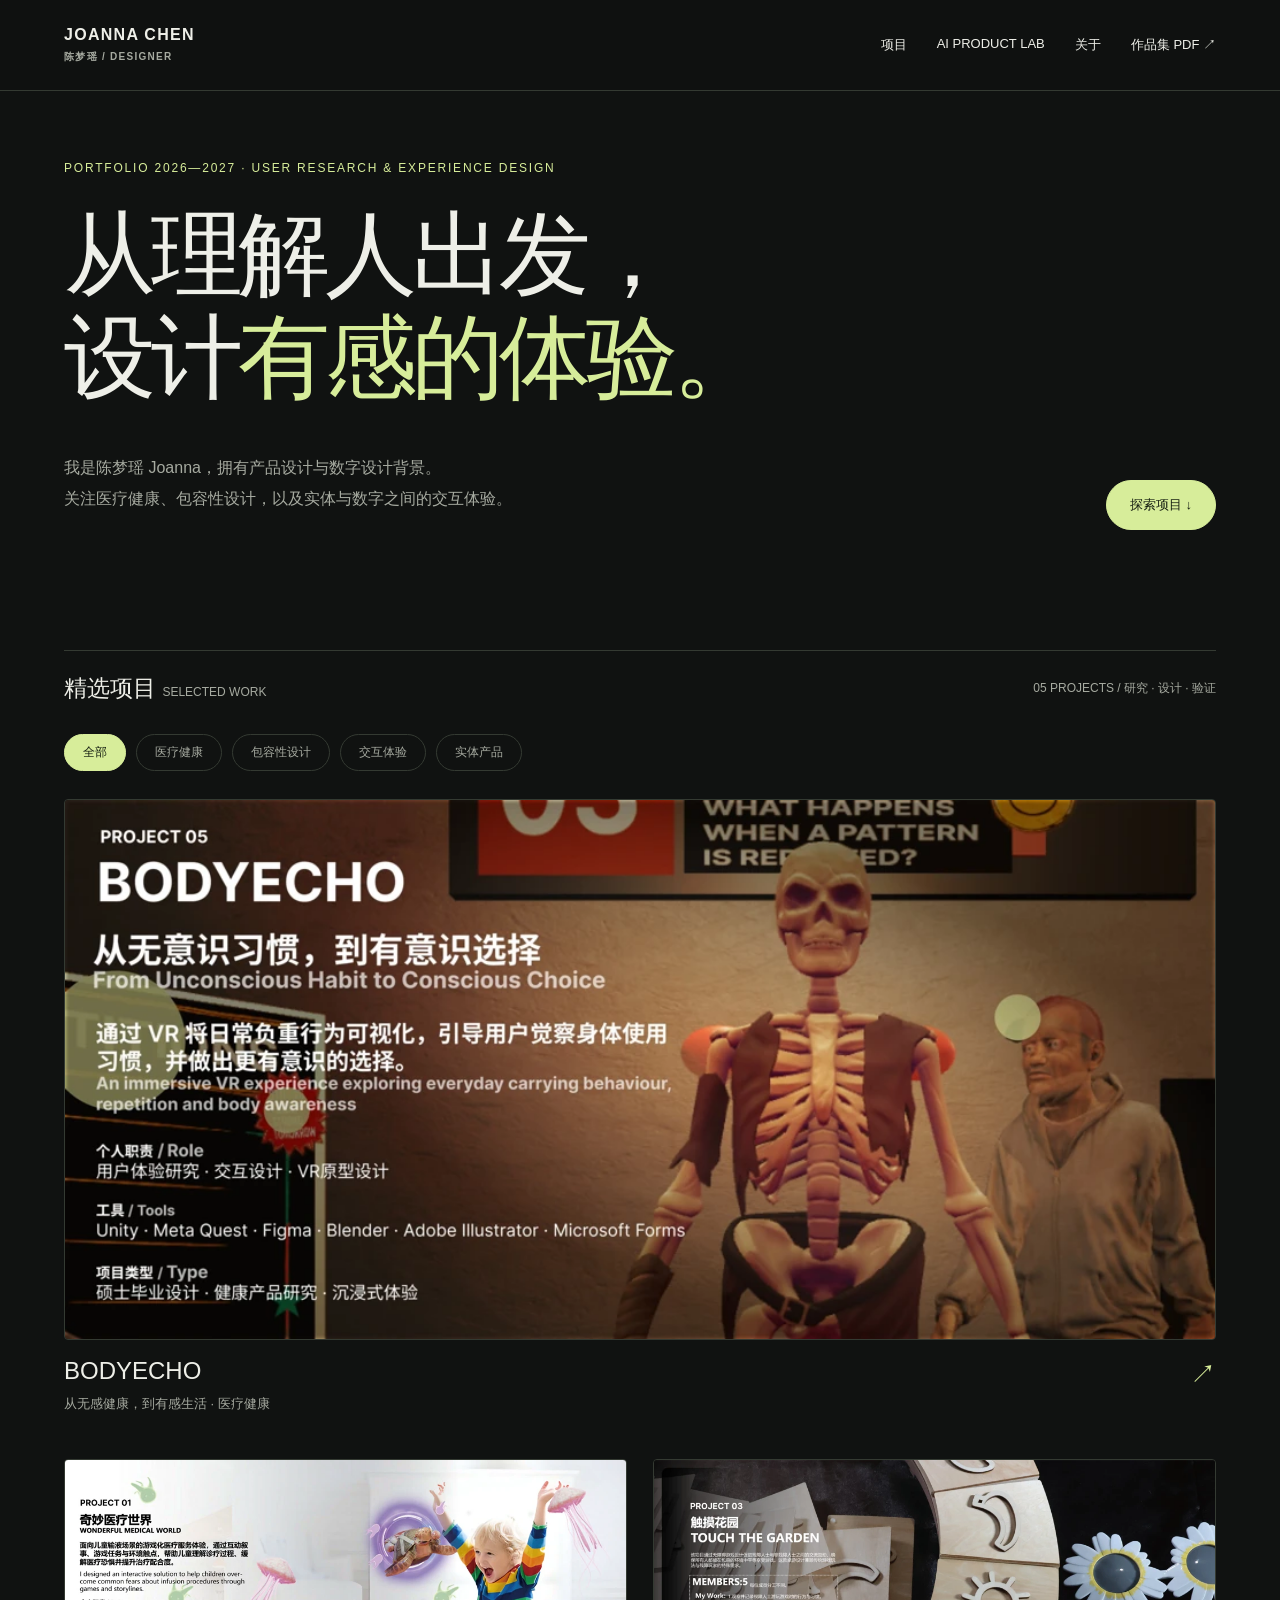
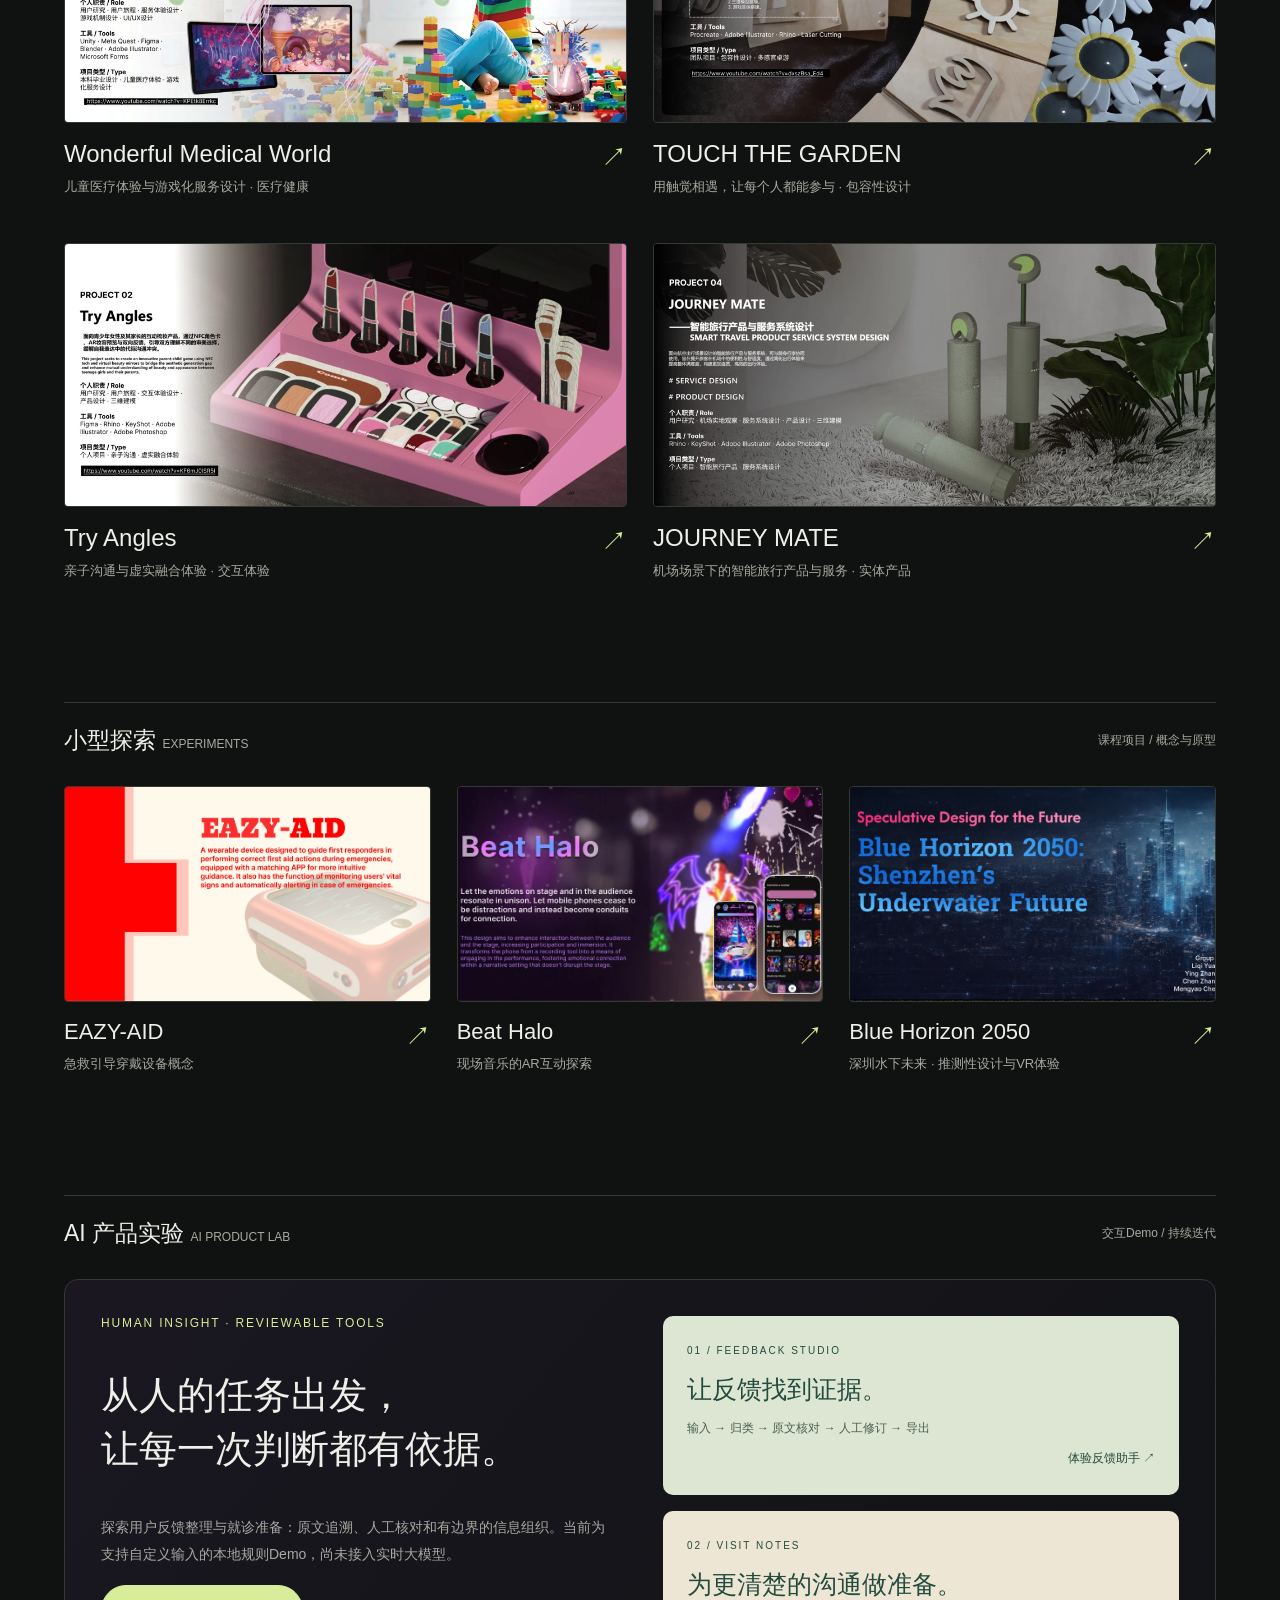
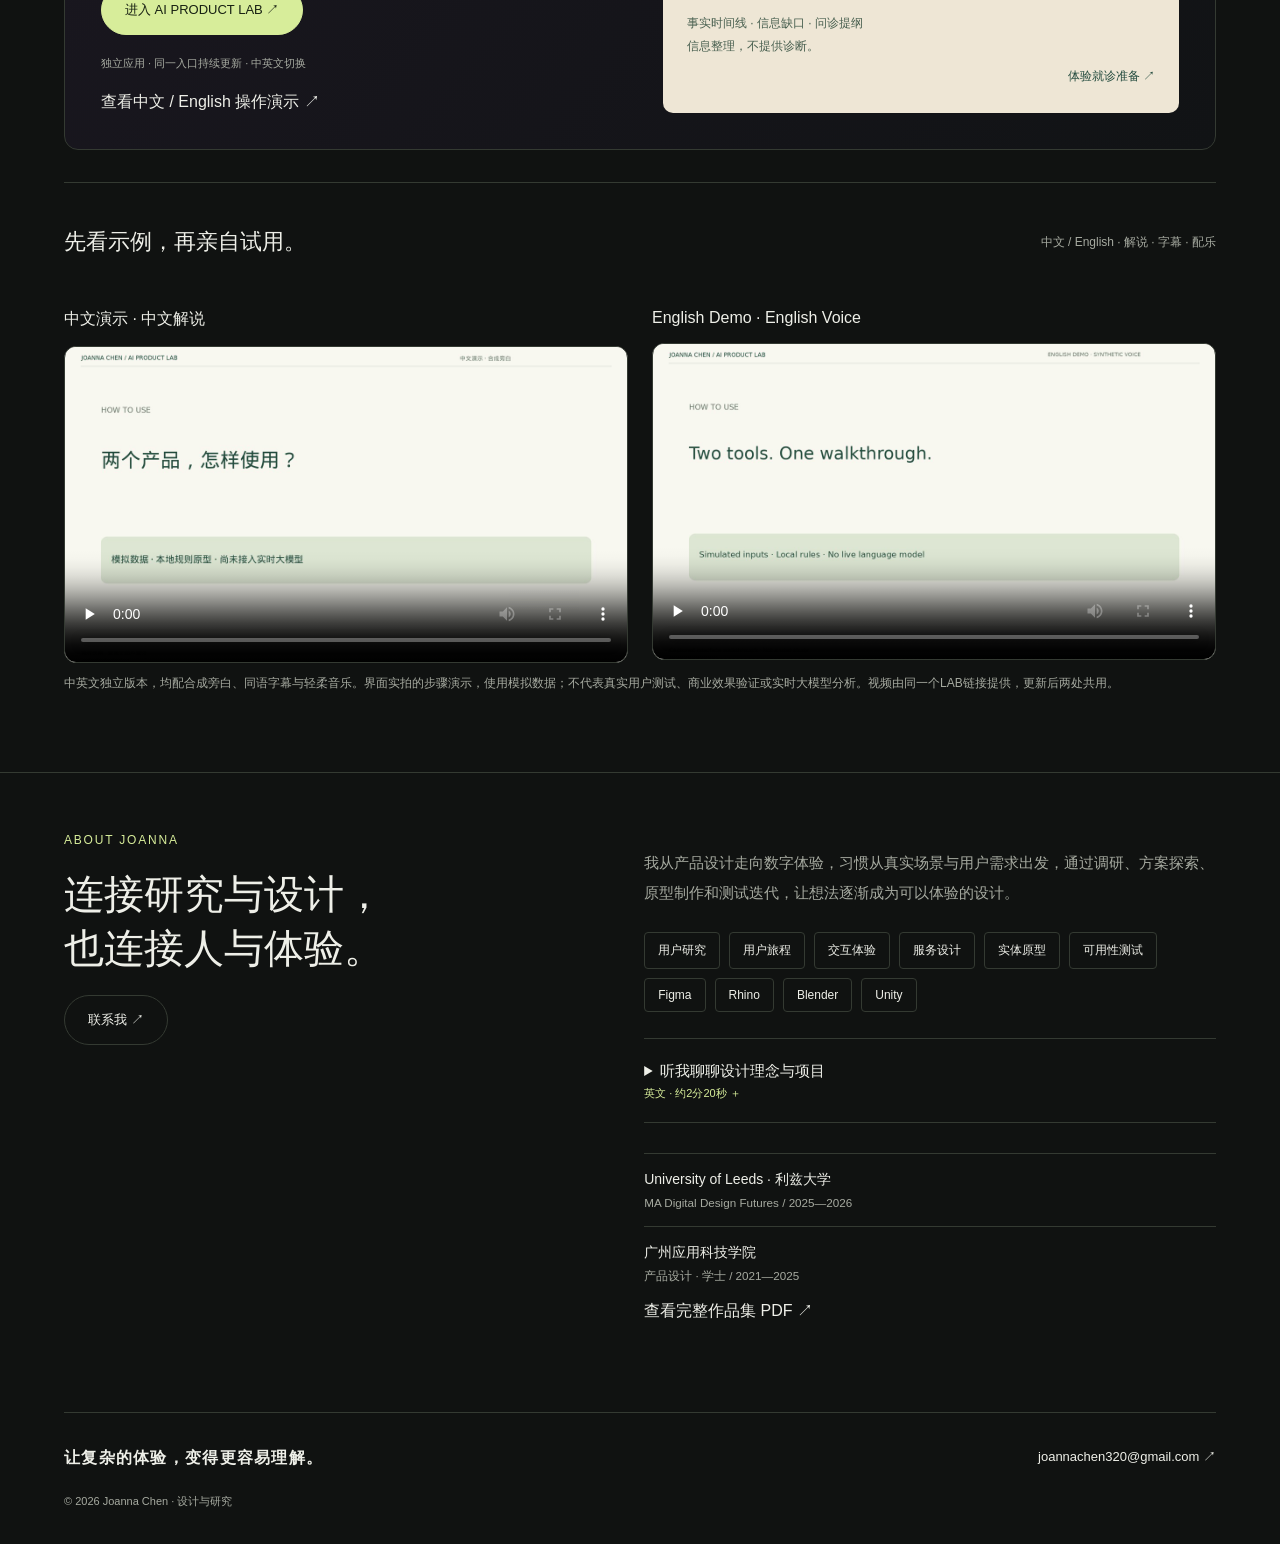
<file: index.html>
<!doctype html><html lang="zh-CN"><head><meta charset="UTF-8"><meta name="viewport" content="width=device-width,initial-scale=1"><meta name="description" content="陈梦瑶 Joanna Chen 的设计作品集：医疗健康、用户研究、包容性设计与实体及数字交互。"><title>陈梦瑶 Joanna Chen · 设计作品集</title><link rel="stylesheet" href="style.css"></head><body><header><a class="logo" href="#">JOANNA CHEN<span>陈梦瑶 / DESIGNER</span></a><nav><a href="#work">项目</a><a href="#ai-lab">AI PRODUCT LAB</a><a href="#about">关于</a><a href="assets/joanna-chen-portfolio.pdf" target="_blank" rel="noopener">作品集 PDF ↗</a></nav></header><main id="app"></main><footer><a class="logo" href="#">让复杂的体验，变得更容易理解。</a><a href="mailto:joannachen320@gmail.com">joannachen320@gmail.com ↗</a><span>© 2026 Joanna Chen · 设计与研究</span></footer><dialog id="lightbox"><button class="close" aria-label="关闭图片">关闭 ×</button><img alt="作品集页面放大预览"><p>可使用浏览器缩放查看细节</p></dialog><script src="app.js"></script></body></html>
</file>
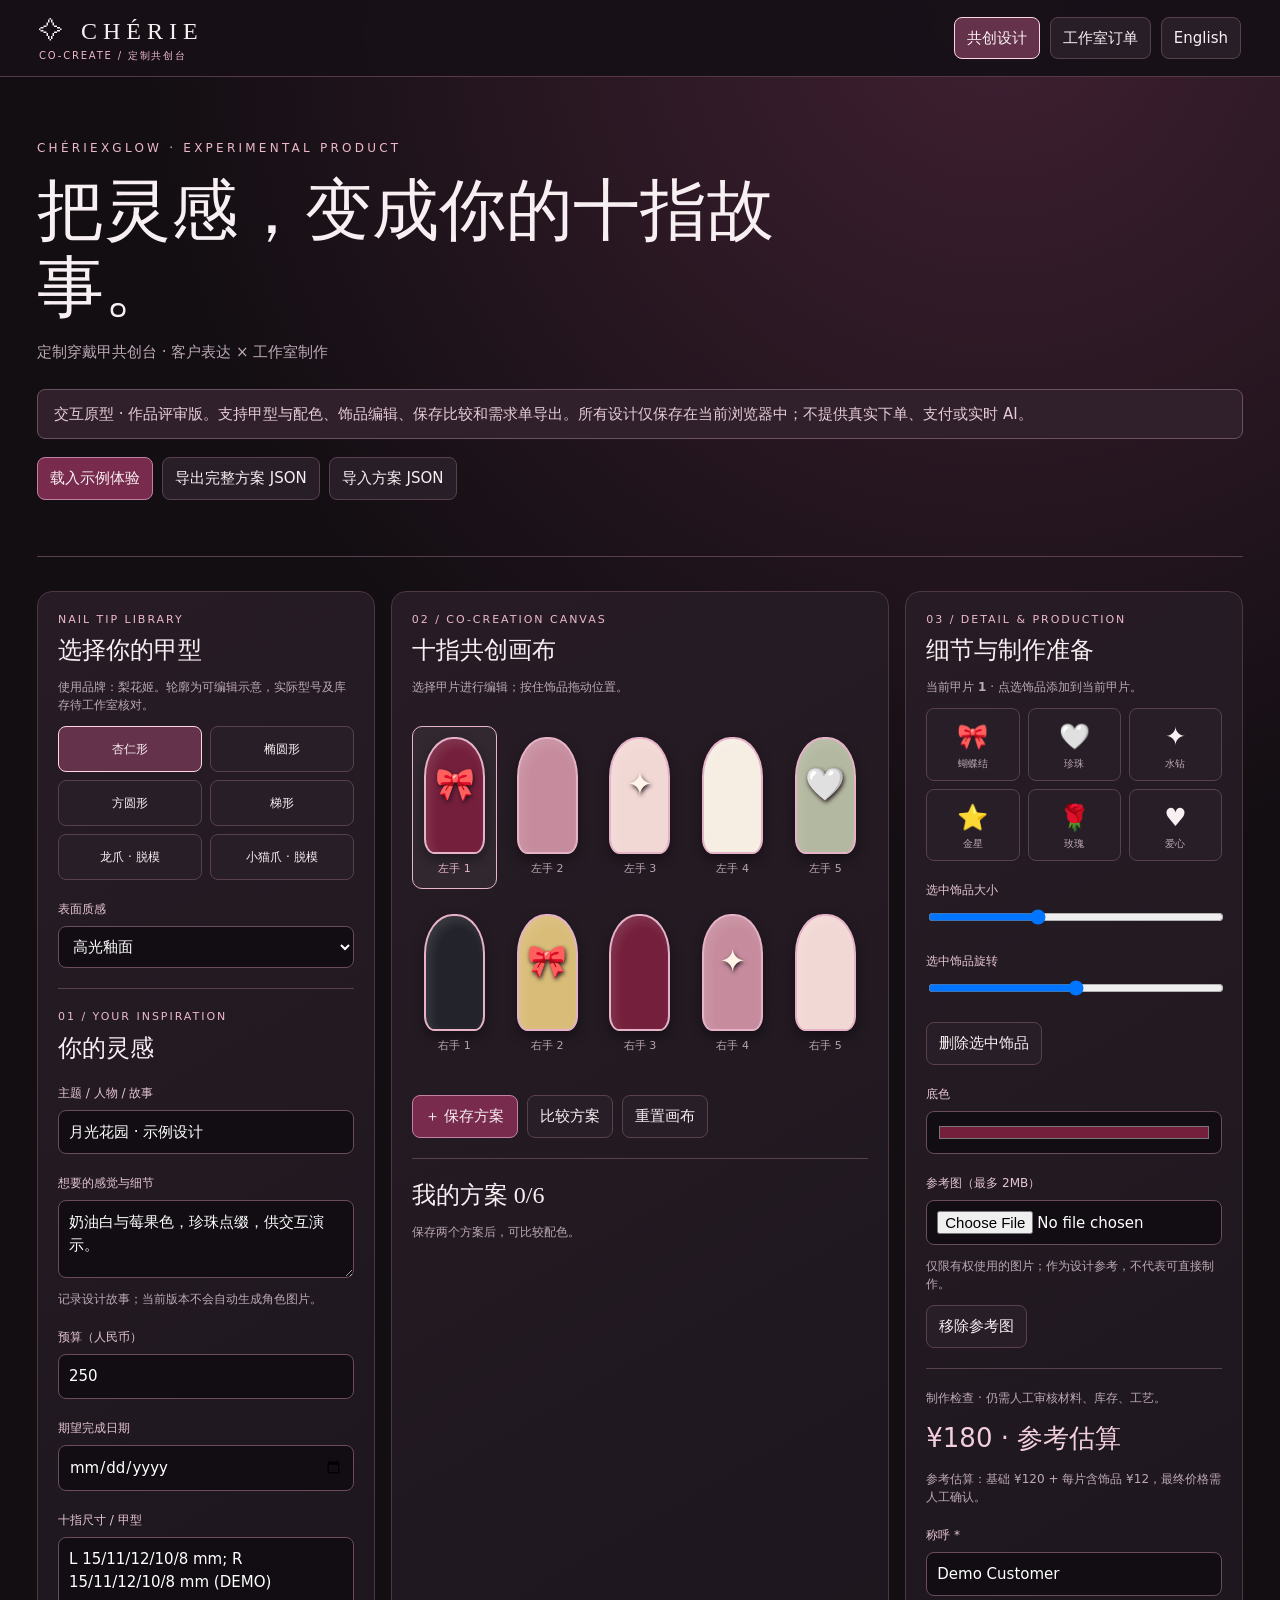
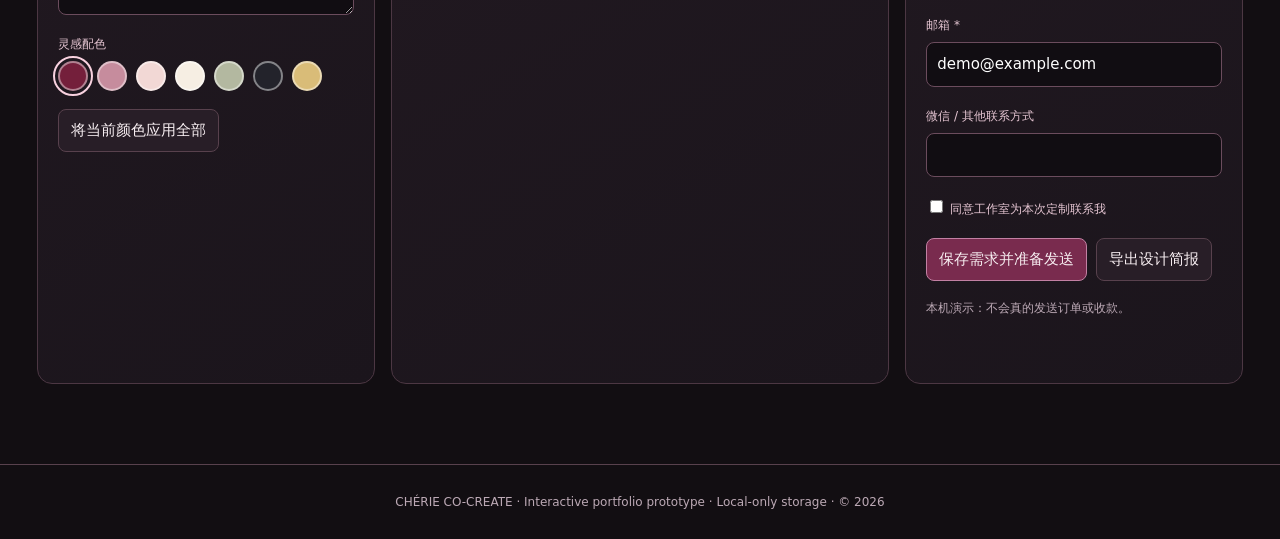
<file: cherie-cocreate/index.html>
<!doctype html>
<html lang="zh-CN"><head><meta charset="utf-8"><meta name="viewport" content="width=device-width,initial-scale=1"><meta name="theme-color" content="#1e1119"><title>CHÉRIE · CO-CREATE</title>
<style>
:root{--bg:#120e12;--panel:#20171e;--panel2:#281e27;--line:#58414d;--text:#f8eff2;--muted:#bca9b5;--accent:#edb9c9;--deep:#792b4e}*{box-sizing:border-box}body{margin:0;background:radial-gradient(circle at 78% 0%,#402032,transparent 37%),var(--bg);color:var(--text);font:15px/1.5 system-ui,"PingFang SC","Microsoft Yahei",sans-serif}button,input,textarea,select{font:inherit}button{cursor:pointer}button:focus-visible,input:focus-visible{outline:2px solid var(--accent)}header{position:sticky;top:0;background:#171017eF;border-bottom:1px solid #573847;z-index:5;backdrop-filter:blur(12px)}.top{max-width:1250px;margin:auto;display:flex;gap:22px;align-items:center;justify-content:space-between;padding:13px 24px;flex-wrap:wrap}.brand{font-family:Georgia,serif;letter-spacing:.25em;font-size:24px}.brand small{display:block;font:10px system-ui;letter-spacing:.18em;color:var(--accent)}nav{display:flex;align-items:center;gap:10px;flex-wrap:wrap}button,.btn{border:1px solid var(--line);color:var(--text);background:var(--panel2);border-radius:8px;padding:9px 12px}button:hover{border-color:var(--accent)}button.primary{background:var(--deep);border-color:#c280a3}button.active{border-color:#ffd6e4;background:#65324c}main{max-width:1250px;margin:auto;padding:36px 22px 80px}.hero{padding:26px 0 38px;border-bottom:1px solid var(--line)}.eyebrow{text-transform:uppercase;letter-spacing:.27em;color:var(--accent);font-size:12px}.hero h1{font:clamp(35px,6vw,67px)/1.15 Georgia,"Songti SC",serif;font-weight:400;max-width:820px;margin:15px 0}.sub{color:var(--muted);max-width:720px}.notice{padding:13px 16px;border:1px solid #695161;border-radius:8px;background:#30202b;margin-top:25px;color:#e5cbd7}.actions{display:flex;flex-wrap:wrap;gap:9px;margin:18px 0}.layout{display:grid;grid-template-columns:1.05fr 1.55fr 1.05fr;gap:16px;margin-top:34px}.panel{min-width:0;padding:20px;background:linear-gradient(150deg,#271c25,#1b151c);border:1px solid #4c3743;border-radius:15px}.panel h2{font:24px Georgia,"Songti SC",serif;font-weight:400;margin:0 0 5px}.kicker{color:var(--accent);letter-spacing:.18em;font-size:11px;margin-bottom:6px}.hint{color:var(--muted);font-size:12px}.group{margin:20px 0}.group label{font-size:12px;color:#e6c6d3;display:block;margin-bottom:8px}.group input:not([type=range]):not([type=checkbox]),.group textarea,.group select{display:block;width:100%;background:#110d12;border:1px solid #6b4c5d;border-radius:8px;padding:10px;color:#fff}.group textarea{min-height:78px;resize:vertical}.shape-grid{display:grid;grid-template-columns:repeat(2,1fr);gap:8px}.shape-grid button{font-size:12px;min-height:46px}.swatches{display:flex;gap:9px;flex-wrap:wrap}.swatches button{width:30px;height:30px;border-radius:100%;padding:0;border:2px solid #ffffff70}.swatches button.active{outline:2px solid #f8d1df;outline-offset:3px}.nail-grid{display:grid;grid-template-columns:repeat(5,minmax(0,1fr));gap:14px 7px;margin:30px 0}.nail-slot{text-align:center;min-width:0}.nail-slot>button{background:none;padding:10px 2px;border:1px solid transparent;border-radius:10px;width:100%}.nail-slot>button.active{border-color:#e8b4c8;background:#ffffff0e}.nail{position:relative;margin:auto;width:min(100%,61px);height:117px;background:var(--nail-color,#741f3b);border:2px solid #e5b2c8;box-shadow:inset 4px 5px 11px #ffffff1c,0 5px 12px #0006;border-radius:47% 47% 17% 17% / 34% 34% 13% 13%;overflow:hidden}.nail.oval{border-radius:47% 47% 46% 46% / 33% 33% 32% 32%}.nail.squoval{border-radius:30% 30% 14% 14%}.nail.trapezoid{clip-path:polygon(12% 0,88% 0,100% 100%,0 100%);border-radius:8px}.nail.claw{clip-path:polygon(50% 0,95% 28%,87% 100%,13% 100%,5% 28%)}.nail.cat{border-radius:44% 44% 20% 20%;clip-path:polygon(10% 24%,13% 0,35% 15%,65% 15%,87% 0,90% 24%,100% 100%,0 100%)}.nail.sheer{box-shadow:inset 0 0 25px #ffffff65}.nail.pearl{box-shadow:inset 10px 0 18px #c6b6ff6b,inset -8px 5px 10px #fff7}.charm{position:absolute;transform:translate(-50%,-50%);user-select:none;touch-action:none;color:#fff4e7;filter:drop-shadow(1px 2px 2px #21131c);cursor:grab;font-size:var(--size,28px);line-height:1}.nail-caption{display:block;font-size:11px;color:var(--muted);margin-top:7px}.selected-name{color:var(--accent)}.charms{display:grid;grid-template-columns:repeat(3,1fr);gap:8px}.charms button{font-size:25px;min-height:57px}.charms small{display:block;font-size:10px;color:var(--muted)}.range{width:100%}.saved-list{display:grid;gap:8px}.saved{display:flex;justify-content:space-between;align-items:center;gap:10px;border:1px solid var(--line);border-radius:8px;padding:8px;font-size:12px}.saved div{display:flex;gap:5px}.saved button{font-size:11px;padding:5px 8px}.compare{display:grid;grid-template-columns:1fr 1fr;gap:10px}.compare article{border:1px solid var(--line);border-radius:8px;padding:10px}.compare span{display:inline-block;height:24px;width:15px;margin-right:2px;border-radius:10px 10px 3px 3px}.divider{border-top:1px solid var(--line);margin:20px 0}.cost{font-size:26px;color:#f2cfdb}.status{color:#dab6c7;min-height:22px;font-size:12px}.hidden{display:none!important}footer{text-align:center;color:var(--muted);border-top:1px solid var(--line);padding:28px;font-size:12px}input[type=color]{height:43px;width:65px;padding:3px;background:#211521;border:1px solid var(--line)}@media(max-width:980px){.layout{grid-template-columns:1fr 1fr}.canvas-panel{grid-column:1/-1;grid-row:1}}@media(max-width:650px){.layout{grid-template-columns:1fr}.canvas-panel{grid-column:auto}.nail{height:105px}.panel{padding:16px}.top{padding:10px 16px}}
</style></head>
<body><header><div class="top"><div class="brand">✧ CHÉRIE<small>CO-CREATE / 定制共创台</small></div><nav><button id="designTab" class="active">共创设计</button><button id="orderTab">工作室订单</button><button id="lang">English</button></nav></div></header>
<main><section class="hero"><div class="eyebrow">CHÉRIEXGLOW · EXPERIMENTAL PRODUCT</div><h1 id="heroTitle">把灵感，变成你的十指故事。</h1><div class="sub" id="heroSub">定制穿戴甲共创台 · 客户表达 × 工作室制作</div><div class="notice" id="notice">交互原型 · 作品评审版。支持甲型与配色、饰品编辑、保存比较和需求单导出。所有设计仅保存在当前浏览器中；不提供真实下单、支付或实时 AI。</div><div class="actions"><button class="primary" id="example">载入示例体验</button><button id="export">导出完整方案 JSON</button><button id="importBtn">导入方案 JSON</button><input id="import" class="hidden" type="file" accept=".json,application/json"></div></section>
<div id="designView" class="layout"><section class="panel"><div class="kicker">NAIL TIP LIBRARY</div><h2>选择你的甲型</h2><p class="hint">使用品牌：梨花姬。轮廓为可编辑示意，实际型号及库存待工作室核对。</p><div class="shape-grid" id="shapes"></div><div class="group"><label>表面质感</label><select id="finish"><option value="gloss">高光釉面</option><option value="sheer">裸透果冻</option><option value="pearl">珠光</option></select></div><div class="divider"></div><div class="kicker">01 / YOUR INSPIRATION</div><h2>你的灵感</h2><div class="group"><label>主题 / 人物 / 故事</label><input id="brief" placeholder="例如：月光花园"></div><div class="group"><label>想要的感觉与细节</label><textarea id="story"></textarea><p class="hint">记录设计故事；当前版本不会自动生成角色图片。</p></div><div class="group"><label>预算（人民币）</label><input id="budget" type="number" min="0"></div><div class="group"><label>期望完成日期</label><input id="date" type="date"></div><div class="group"><label>十指尺寸 / 甲型</label><textarea id="size"></textarea></div><div class="group"><label>灵感配色</label><div class="swatches" id="swatches"></div><div class="actions"><button id="paintAll">将当前颜色应用全部</button></div></div></section>
<section class="panel canvas-panel"><div class="kicker">02 / CO-CREATION CANVAS</div><h2>十指共创画布</h2><p class="hint">选择甲片进行编辑；按住饰品拖动位置。</p><div id="nails" class="nail-grid"></div><div class="actions"><button class="primary" id="save">＋ 保存方案</button><button id="compareBtn">比较方案</button><button id="reset">重置画布</button></div><div class="divider"></div><h2>我的方案 <span id="count">0/6</span></h2><p class="hint">保存两个方案后，可比较配色。</p><div id="savedList" class="saved-list"></div><div id="comparison" class="compare hidden"></div></section>
<section class="panel"><div class="kicker">03 / DETAIL & PRODUCTION</div><h2>细节与制作准备</h2><p class="hint">当前甲片 <strong id="selected">1</strong> · 点选饰品添加到当前甲片。</p><div class="charms" id="charms"></div><div class="group"><label>选中饰品大小</label><input id="charmSize" class="range" type="range" min="16" max="60" value="32"></div><div class="group"><label>选中饰品旋转</label><input id="charmRotate" class="range" type="range" min="-180" max="180" value="0"></div><button id="removeCharm">删除选中饰品</button><div class="group"><label>底色</label><input id="color" type="color" value="#741f3b"></div><div class="group"><label>参考图（最多 2MB）</label><input id="photo" type="file" accept="image/*"><p class="hint">仅限有权使用的图片；作为设计参考，不代表可直接制作。</p><button id="removePhoto">移除参考图</button><p id="photoStatus" class="hint"></p></div><div class="divider"></div><p class="hint">制作检查 · 仍需人工审核材料、库存、工艺。</p><div id="price" class="cost">¥120</div><p class="hint">参考估算：基础 ¥120 + 每片含饰品 ¥12，最终价格需人工确认。</p><div class="group"><label>称呼 *</label><input id="name"></div><div class="group"><label>邮箱 *</label><input id="email" type="email"></div><div class="group"><label>微信 / 其他联系方式</label><input id="other"></div><div class="group"><label><input id="consent" type="checkbox"> 同意工作室为本次定制联系我</label></div><div class="actions"><button class="primary" id="submit">保存需求并准备发送</button><button id="briefExport">导出设计简报</button></div><p class="hint">本机演示：不会真的发送订单或收款。</p><p class="status" id="status"></p></section></div>
<div id="ordersView" class="panel hidden" style="margin-top:30px"><div class="kicker">STUDIO ORDERS</div><h2>工作室订单 · 本机演示</h2><p class="hint">需求单保存在本机。可以导出设计简报交由工作室人工确认；这里不会联网发送订单。</p><div id="orders"></div></div></main><footer>CHÉRIE CO-CREATE · Interactive portfolio prototype · Local-only storage · © 2026</footer>
<script>
const palette=['#741f3b','#c68c9d','#f2d8d5','#f6eee3','#b3b8a0','#23232b','#d9bc78'];
const shapes=[['almond','杏仁形'],['oval','椭圆形'],['squoval','方圆形'],['trapezoid','梯形'],['claw','龙爪 · 脱模'],['cat','小猫爪 · 脱模']];
const icons=['🎀','🤍','✦','⭐','🌹','♥'];const charmLabels=['蝴蝶结','珍珠','水钻','金星','玫瑰','爱心'];const key='cherie-cocreate-v1';
const example={brief:'月光花园 · 示例设计',story:'奶油白与莓果色，珍珠点缀，供交互演示。',budget:250,date:'',size:'L 15/11/12/10/8 mm; R 15/11/12/10/8 mm (DEMO)',shape:'almond',finish:'gloss',contact:{name:'Demo Customer',email:'demo@example.com',other:'',consent:false},nails:palette.concat(palette).slice(0,10).map((color,i)=>({color,motif:'',x:50,y:45,image:'',charms:i%2===0?[{id:'sample-'+i,type:i%3,x:50,y:40,size:32,r:0}]:[]}))};
const $=id=>document.getElementById(id);const clone=v=>JSON.parse(JSON.stringify(v));let state=(()=>{try{return JSON.parse(localStorage.getItem(key))}catch(e){return null}})()||{design:clone(example),saved:[],orders:[]};if(!state.design?.nails?.length)state={design:clone(example),saved:[],orders:[]};state.saved ||= [];state.orders ||= [];let selected=0,selectedCharm=null,currentColor=palette[0],compare=false,english=false;
function persist(){try{localStorage.setItem(key,JSON.stringify(state))}catch(e){$('status').textContent='本机存储已满，请导出 JSON 备份。'}}
function safe(s){return String(s??'').replace(/[&<>"']/g,c=>({'&':'&amp;','<':'&lt;','>':'&gt;','"':'&quot;',"'":'&#39;'}[c]))}
function download(filename,text,type){let a=document.createElement('a');a.href=URL.createObjectURL(new Blob([text],{type}));a.download=filename;a.click();setTimeout(()=>URL.revokeObjectURL(a.href),1000)}
function change(){persist();renderNails();renderPrice()}
function renderShapes(){$('shapes').innerHTML=shapes.map(([v,t])=>'<button data-shape="'+v+'" class="'+(state.design.shape===v?'active':'')+'">'+t+'</button>').join('');$('shapes').querySelectorAll('button').forEach(b=>b.onclick=()=>{state.design.shape=b.dataset.shape;change();renderShapes()})}
function renderSwatches(){$('swatches').innerHTML=palette.map(c=>'<button aria-label="'+c+'" title="'+c+'" data-color="'+c+'" class="'+(currentColor===c?'active':'')+'" style="background:'+c+'"></button>').join('');$('swatches').querySelectorAll('button').forEach(b=>b.onclick=()=>{currentColor=b.dataset.color;state.design.nails[selected].color=currentColor;$('color').value=currentColor;change();renderSwatches()})}
function renderNails(){$('selected').textContent=selected+1;$('nails').innerHTML=state.design.nails.map((n,i)=>'<div class="nail-slot"><button data-nail="'+i+'" class="'+(selected===i?'active':'')+'"><div class="nail '+safe(state.design.shape)+' '+safe(state.design.finish)+'" style="--nail-color:'+safe(n.color)+'">'+(n.image?'<img alt="" src="'+safe(n.image)+'" style="position:absolute;width:100%;height:100%;object-fit:cover;inset:0;opacity:.55;pointer-events:none">':'')+n.charms.map((ch,j)=>'<span class="charm" data-charm="'+j+'" data-nail="'+i+'" style="left:'+Math.min(100,Math.max(0,Number(ch.x)||0))+'%;top:'+Math.min(100,Math.max(0,Number(ch.y)||0))+'%;--size:'+Math.min(60,Math.max(16,Number(ch.size)||32))+'px;transform:translate(-50%,-50%) rotate('+(Number(ch.r)||0)+'deg)">'+icons[ch.type]+'</span>').join('')+'</div><span class="nail-caption '+(i===selected?'selected-name':'')+'">'+(i<5?'左手 ':'右手 ')+(i%5+1)+'</span></button></div>').join('');
$('nails').querySelectorAll('[data-nail]').forEach(b=>b.addEventListener('click',()=>{selected=Number(b.dataset.nail);selectedCharm=null;currentColor=state.design.nails[selected].color;$('color').value=currentColor;renderNails();renderSwatches()}));
$('nails').querySelectorAll('.charm').forEach(ch=>ch.addEventListener('pointerdown',e=>{e.stopPropagation();e.preventDefault();selected=Number(ch.dataset.nail);selectedCharm=Number(ch.dataset.charm);let item=state.design.nails[selected].charms[selectedCharm];$('charmSize').value=item.size;$('charmRotate').value=item.r;ch.setPointerCapture(e.pointerId);const move=ev=>{const rect=ch.parentElement.getBoundingClientRect();item.x=Math.max(0,Math.min(100,100*(ev.clientX-rect.left)/rect.width));item.y=Math.max(0,Math.min(100,100*(ev.clientY-rect.top)/rect.height));ch.style.left=item.x+'%';ch.style.top=item.y+'%'};const up=()=>{ch.removeEventListener('pointermove',move);ch.removeEventListener('pointerup',up);change()};ch.addEventListener('pointermove',move);ch.addEventListener('pointerup',up);$('selected').textContent=selected+1;}))}
function renderPrice(){let decorated=state.design.nails.filter(n=>n.charms.length).length;$('price').textContent='¥'+(120+12*decorated)+' · 参考估算'}
function renderSaved(){$('count').textContent=state.saved.length+'/6';$('savedList').innerHTML=state.saved.map((s,i)=>'<div class="saved"><span>'+safe(s.brief||'方案 '+(i+1))+'</span><div><button data-load="'+i+'">载入</button><button data-remove="'+i+'">删除</button></div></div>').join('');$('savedList').querySelectorAll('[data-load]').forEach(b=>b.onclick=()=>{state.design=clone(state.saved[Number(b.dataset.load)]);refresh()});$('savedList').querySelectorAll('[data-remove]').forEach(b=>b.onclick=()=>{state.saved.splice(Number(b.dataset.remove),1);persist();renderSaved()});$('comparison').classList.toggle('hidden',!compare);$('comparison').innerHTML=state.saved.slice(-2).map(s=>'<article><strong>'+safe(s.brief)+'</strong><div>'+s.nails.map(n=>'<span style="background:'+safe(n.color)+'"></span>').join('')+'</div></article>').join('')}
function refresh(){let d=state.design;for(let id of ['brief','story','budget','date','size'])$(id).value=d[id]??'';for(let id of ['name','email','other'])$(id).value=d.contact?.[id]??'';$('consent').checked=!!d.contact?.consent;$('finish').value=d.finish;currentColor=d.nails[selected]?.color||palette[0];$('color').value=currentColor;renderShapes();renderSwatches();renderNails();renderPrice();renderSaved();persist()}
for(let id of ['brief','story','budget','date','size'])$(id).addEventListener('input',()=>{state.design[id]=$(id).value;persist()});
for(let id of ['name','email','other'])$(id).addEventListener('input',()=>{state.design.contact[id]=$(id).value;persist()});
$('consent').onchange=()=>{state.design.contact.consent=$('consent').checked;persist()};$('finish').onchange=()=>{state.design.finish=$('finish').value;change()};$('color').oninput=()=>{currentColor=$('color').value;state.design.nails[selected].color=currentColor;change();renderSwatches()};
$('paintAll').onclick=()=>{state.design.nails.forEach(n=>n.color=currentColor);change()};$('example').onclick=()=>{if(confirm('载入示例将替换当前画布。请先保存或导出需要保留的设计。')){state.design=clone(example);selected=0;refresh()}};
$('reset').onclick=()=>{if(confirm('确认重置十指画布？')){state.design.nails=clone(example.nails).map(n=>({...n,image:'',charms:[],color:'#f6eee3'}));change()}};
$('charms').innerHTML=icons.map((icon,i)=>'<button data-type="'+i+'">'+icon+'<small>'+charmLabels[i]+'</small></button>').join('');$('charms').querySelectorAll('button').forEach(b=>b.onclick=()=>{const n=state.design.nails[selected];n.charms.push({id:String(Date.now())+Math.random(),type:Number(b.dataset.type),x:50,y:40,size:32,r:0});selectedCharm=n.charms.length-1;change()});
for(const [field,input] of [['size','charmSize'],['r','charmRotate']])$(input).oninput=()=>{if(selectedCharm===null)return;const ch=state.design.nails[selected].charms[selectedCharm];if(ch){ch[field]=Number($(input).value);change()}};
$('removeCharm').onclick=()=>{if(selectedCharm!==null){state.design.nails[selected].charms.splice(selectedCharm,1);selectedCharm=null;change()}};
$('photo').onchange=()=>{const f=$('photo').files[0];if(!f)return;if(f.size>2*1024*1024){$('photoStatus').textContent='图片超过 2MB';return}const reader=new FileReader();reader.onload=()=>{state.design.nails[selected].image=reader.result;change();$('photoStatus').textContent='图片已加载到当前甲片'};reader.readAsDataURL(f)};$('removePhoto').onclick=()=>{state.design.nails[selected].image='';$('photo').value='';$('photoStatus').textContent='已移除';change()};
$('save').onclick=()=>{if(state.saved.length>=6){alert('最多保存 6 个方案，请先删除不需要的方案或导出备份');return}state.saved.push(clone(state.design));persist();renderSaved()};$('compareBtn').onclick=()=>{compare=!compare;renderSaved()};
$('export').onclick=()=>download('cherie-design.json',JSON.stringify({schemaVersion:1,prototype:true,design:state.design,saved:state.saved,orders:state.orders},null,2),'application/json');
$('importBtn').onclick=()=>$('import').click();$('import').onchange=async()=>{try{const d=JSON.parse(await $('import').files[0].text());if(!d.design||!Array.isArray(d.design.nails)||d.design.nails.length!==10)throw Error('Invalid design');state.design=clone(d.design);state.design.contact ||= {name:'',email:'',other:'',consent:false};if(Array.isArray(d.saved))state.saved=d.saved.slice(0,6);if(Array.isArray(d.orders))state.orders=d.orders;selected=0;refresh();$('status').textContent='JSON 导入成功'}catch(e){alert('无法导入：请使用 Chérie 导出的有效方案 JSON')}}; 
function briefText(){const d=state.design;return ['CHÉRIE CO-CREATE / DESIGN BRIEF','主题: '+d.brief,'设计描述: '+d.story,'预算: '+(d.budget||'待定'),'期望日期: '+(d.date||'待定'),'十指尺寸: '+d.size,'甲型: '+d.shape,'质感: '+d.finish,'十指颜色: '+d.nails.map((n,i)=>(i+1)+': '+n.color+' (饰品 '+n.charms.length+')').join(', '),'参考估算（非报价）: '+$('price').textContent,'联系人: '+d.contact.name,'邮箱: '+d.contact.email,'其他联系方式: '+d.contact.other,'备注: 未真实发送，需人工确认价格、库存和制作可行性'].join('\n')}
$('briefExport').onclick=()=>download('cherie-brief.txt',briefText(),'text/plain;charset=utf-8');$('submit').onclick=()=>{const c=state.design.contact;if(!c.name.trim()||!(/^[^\s@]+@[^\s@]+\.[^\s@]+$/).test(c.email)||!c.consent){$('status').textContent='请填写有效称呼和邮箱，并勾选联系同意。';return}state.orders.push({createdAt:new Date().toISOString(),design:clone(state.design)});persist();$('status').textContent='需求已保存在本机；尚未发送给工作室。';renderOrders()};
function renderOrders(){$('orders').innerHTML=state.orders.length?state.orders.map((o,i)=>'<div class="saved"><span>'+safe(o.design.brief)+' · '+new Date(o.createdAt).toLocaleString()+'</span><button data-order="'+i+'">载入</button></div>').join(''):'暂无需求单';$('orders').querySelectorAll('[data-order]').forEach(b=>b.onclick=()=>{state.design=clone(state.orders[Number(b.dataset.order)].design);$('designTab').click();refresh()})}
function tab(order){$('designView').classList.toggle('hidden',order);$('ordersView').classList.toggle('hidden',!order);$('designTab').classList.toggle('active',!order);$('orderTab').classList.toggle('active',order);if(order)renderOrders()}$('designTab').onclick=()=>tab(false);$('orderTab').onclick=()=>tab(true);
$('lang').onclick=()=>{english=!english;$('lang').textContent=english?'中文':'English';$('heroTitle').textContent=english?'Turn inspiration into a story across ten fingertips.':'把灵感，变成你的十指故事。';$('heroSub').textContent=english?'Custom press-on nails · Your vision × studio craft':'定制穿戴甲共创台 · 客户表达 × 工作室制作';$('notice').textContent=english?'Interactive portfolio prototype. Design and save locally; no real orders, payment or live AI.':'交互原型 · 作品评审版。支持甲型与配色、饰品编辑、保存比较和需求单导出。所有设计仅保存在当前浏览器中；不提供真实下单、支付或实时 AI。';$('designTab').textContent=english?'Design':'共创设计';$('orderTab').textContent=english?'Studio requests':'工作室订单'};
refresh();
</script></body></html>
</file>
<file: style.css>
:root{--bg:#101211;--ink:#eeefe8;--muted:#a6aaa0;--line:#343a32;--accent:#d7ed9a}*{box-sizing:border-box}html{scroll-behavior:smooth;scroll-padding-top:100px}body{margin:0;background:var(--bg);color:var(--ink);font-family:Inter,"Helvetica Neue","PingFang SC","Microsoft YaHei",sans-serif}a{color:inherit;text-decoration:none}button{font:inherit;cursor:pointer}header{padding:26px 5%;display:flex;align-items:center;justify-content:space-between;border-bottom:1px solid var(--line);background:#101211f5;position:sticky;top:0;z-index:10}.logo{font-weight:700;letter-spacing:.08em;font-size:16px}.logo span{display:block;font-size:10px;color:var(--muted);margin-top:6px}nav{display:flex;gap:30px;font-size:13px}nav a:hover,a.link:hover{color:var(--accent)}main{min-height:70vh}.hero{padding:70px 5% 60px;position:relative;overflow:hidden}.eyebrow{color:var(--accent);font-size:12px;letter-spacing:.15em;text-transform:uppercase}.hero h1{font-size:clamp(46px,7.2vw,106px);font-weight:500;letter-spacing:-.055em;line-height:1.12;margin:28px 0}.hero h1 em{font-style:normal;color:var(--accent)}.hero-bottom{display:flex;justify-content:space-between;gap:30px;align-items:end}.hero p{font-size:16px;line-height:1.9;max-width:570px;color:var(--muted)}.button{display:inline-block;border:1px solid var(--line);padding:15px 23px;border-radius:100px;font-size:13px;background:transparent;color:var(--ink)}.button.primary{background:var(--accent);color:#172012;border-color:var(--accent)}.button:hover{border-color:var(--accent)}.section{padding:60px 5%}.section-heading{border-top:1px solid var(--line);padding-top:22px;display:flex;align-items:center;justify-content:space-between;margin-bottom:30px}.section-heading h2{font-size:23px;font-weight:500;margin:0}.section-heading span{color:var(--muted);font-size:12px}.filters{display:flex;gap:10px;margin-bottom:28px;flex-wrap:wrap}.filters button{border:1px solid var(--line);background:none;color:var(--muted);border-radius:30px;padding:9px 18px;font-size:12px}.filters button.active{background:var(--accent);color:#172012;border-color:var(--accent)}.grid{display:grid;grid-template-columns:1fr 1fr;gap:44px 26px}.card:first-child{grid-column:1/-1}.card .visual{aspect-ratio:2.13;background:#20241f;overflow:hidden;border:1px solid var(--line);border-radius:4px}.card img{width:100%;height:100%;object-fit:cover;transition:transform .5s}.card:hover img{transform:scale(1.025)}.card-meta{display:flex;justify-content:space-between;gap:15px;padding:17px 0 0}.card h3{font-size:24px;font-weight:500;margin:0 0 8px}.card p{color:var(--muted);font-size:13px;margin:0;line-height:1.7}.arrow{font-size:26px;color:var(--accent)}.about{display:grid;grid-template-columns:1fr 1.2fr;gap:9%;border-top:1px solid var(--line)}.about h2{font-size:40px;font-weight:500;line-height:1.35;margin:20px 0}.about p{color:var(--muted);line-height:1.95;font-size:15px}.skills{display:flex;flex-wrap:wrap;gap:9px;margin:25px 0}.skills span{padding:9px 13px;border:1px solid var(--line);font-size:12px;border-radius:4px}.education{border-top:1px solid var(--line);padding:17px 0;font-size:14px}.education small{display:block;color:var(--muted);margin-top:7px}.detail{padding:38px 5% 55px}.back{font-size:13px;color:var(--muted)}.detail h1{font-size:clamp(35px,5.5vw,74px);font-weight:500;letter-spacing:-.04em;margin:30px 0 12px}.subtitle{color:var(--accent);font-size:19px}.intro{max-width:800px;color:var(--muted);line-height:1.9;font-size:16px;margin:22px 0 32px}.facts{display:grid;grid-template-columns:repeat(3,1fr);border-top:1px solid var(--line);padding-top:22px;gap:24px;margin-bottom:32px}.facts small{display:block;color:var(--muted);margin-bottom:10px;font-size:11px;letter-spacing:.12em}.facts p{font-size:13px;line-height:1.8;margin:0}.actions{display:flex;gap:12px;flex-wrap:wrap}.video-wrap{margin-top:35px;aspect-ratio:16/9;background:#1b1f19;position:relative;display:grid;place-items:center;border:1px solid var(--line)}.video-wrap iframe{width:100%;height:100%;border:0}.video-start{background:transparent;border:0;color:var(--ink);display:flex;flex-direction:column;gap:15px;align-items:center}.play{display:grid;place-items:center;width:72px;height:72px;border-radius:100%;background:var(--accent);color:#15200e;font-size:25px}.video-note{color:var(--muted);font-size:12px;line-height:1.7}.pages{display:flex;flex-direction:column;gap:18px}.page-button{padding:0;background:none;border:1px solid var(--line);width:100%;display:block}.page-button img{width:100%;height:auto;display:block}.pages-caption{color:var(--muted);font-size:12px;margin-bottom:20px}.next-project{margin-top:45px;border-top:1px solid var(--line);padding-top:25px;display:flex;justify-content:space-between;font-size:24px}footer{margin:30px 5% 0;padding:35px 0;border-top:1px solid var(--line);display:flex;flex-wrap:wrap;gap:25px;justify-content:space-between;font-size:13px}footer span{color:var(--muted);font-size:11px;width:100%}dialog{background:#101211;color:white;border:1px solid var(--line);padding:45px 10px 15px;max-width:98vw;width:1800px;max-height:96vh;overflow:auto}dialog::backdrop{background:#000d}dialog img{width:100%}dialog p{font-size:12px;color:var(--muted)}.close{position:sticky;top:0;float:right;border:0;border-radius:20px;padding:10px 20px;background:var(--accent);margin-top:-36px}@media(max-width:650px){header{padding:18px 5%}nav{gap:13px;font-size:11px}.logo{font-size:12px}.logo span{font-size:8px}.hero{padding-top:45px}.hero h1{font-size:49px}.hero-bottom{display:block}.hero p{font-size:14px}.hero-bottom .button{margin-top:15px}.section{padding-top:38px;padding-bottom:38px}.grid{grid-template-columns:1fr;gap:28px}.card:first-child{grid-column:auto}.card h3{font-size:21px}.section-heading span{font-size:10px}.about{grid-template-columns:1fr;gap:20px}.about h2{font-size:33px}.facts{grid-template-columns:1fr;gap:15px}.facts small{margin-bottom:4px}.detail{padding-top:25px}.subtitle{font-size:16px}.intro{font-size:14px}.pages{gap:10px}footer{font-size:12px}.next-project{font-size:19px}}@media(prefers-reduced-motion:reduce){html{scroll-behavior:auto}*{transition:none!important}}

.experiment-grid{display:grid;grid-template-columns:repeat(3,1fr);gap:26px}.experiment-grid .card:first-child{grid-column:auto}.experiment-grid h3{font-size:22px}.experiment-grid .visual{aspect-ratio:1.7}.experiment-note{font-size:13px;line-height:1.9;color:var(--muted);padding:18px 20px;border-left:2px solid var(--accent);background:#1b2019}.local-video{width:100%;max-height:75vh;display:block;background:#000;margin-top:28px}@media(max-width:750px){.experiment-grid{grid-template-columns:1fr}.experiment-note{font-size:12px}}
.sz-text{max-width:1100px;margin:auto}.sz-text h2{font-size:clamp(25px,3vw,39px);font-weight:500;line-height:1.45;margin:18px 0 24px}.sz-text p{font-size:16px;line-height:2;color:var(--muted)}.sz-text .eyebrow{margin-top:65px}.sz-figure{margin:30px 0 45px}.sz-figure figcaption{color:var(--muted);font-size:12px;line-height:1.7;margin-top:10px}.sz-gallery{display:grid;grid-template-columns:1fr 1fr;gap:22px}.sz-gallery .sz-figure{margin:15px 0}.sz-case .detail>.sz-figure{max-width:1100px}.sz-case .detail{padding-bottom:0}@media(max-width:650px){.sz-gallery{grid-template-columns:1fr}.sz-text p{font-size:14px}.sz-text .eyebrow{margin-top:40px}}
.author-video{margin:26px 0 30px;border-top:1px solid var(--line);border-bottom:1px solid var(--line);padding:18px 0}.author-video summary{cursor:pointer;font-size:15px;line-height:1.8}.author-video summary span{color:var(--accent);display:block;font-size:11px}.author-video p{font-size:13px}.author-video video{margin-bottom:16px}.designer-notes{padding-top:20px}
.ai-lab-intro{display:grid;grid-template-columns:1fr 1fr;gap:46px;border:1px solid var(--line);padding:36px;border-radius:14px;background:linear-gradient(130deg,#1a1720,#111315)}.ai-lab-intro h3{font-size:clamp(25px,3vw,40px);font-weight:500;line-height:1.4}.ai-lab-intro p{color:var(--muted);font-size:14px;line-height:1.9;margin:18px 0}.ai-lab-intro .ai-lab-sync{font-size:11px}.ai-lab-previews{display:grid;gap:16px}.ai-lab-mini{background:#dce6d2;color:#234b3e;padding:24px;border-radius:10px;display:block}.ai-lab-mini.sand{background:#eee6d5}.ai-lab-mini span{font-size:10px;letter-spacing:2px}.ai-lab-mini b{font:25px/1.4 Georgia,'Songti SC',serif;display:block;margin-top:14px}.ai-lab-mini p{color:#496050;font-size:12px;margin:10px 0}.ai-lab-mini i{font-size:12px;font-style:normal;display:block;text-align:right}.ai-lab-mini:hover{transform:translateY(-2px)}@media(max-width:750px){.ai-lab-intro{grid-template-columns:1fr;padding:23px;gap:25px}header nav{gap:12px;flex-wrap:wrap}.ai-lab-mini{padding:20px}}

.ai-lab-video{margin-top:32px}.ai-lab-video h3{font-size:22px;font-weight:500}.ai-lab-video .local-video{max-height:none;aspect-ratio:16/9;margin-top:16px;border:1px solid var(--line);border-radius:12px;background:#f8f8f1}

.ai-lab-video-editions{display:grid;grid-template-columns:repeat(2,minmax(0,1fr));gap:24px}.ai-lab-video-editions h4{margin:0 0 12px;font-weight:500}.ai-lab-video-editions article{min-width:0}@media(max-width:760px){.ai-lab-video-editions{grid-template-columns:1fr}}
</file>
